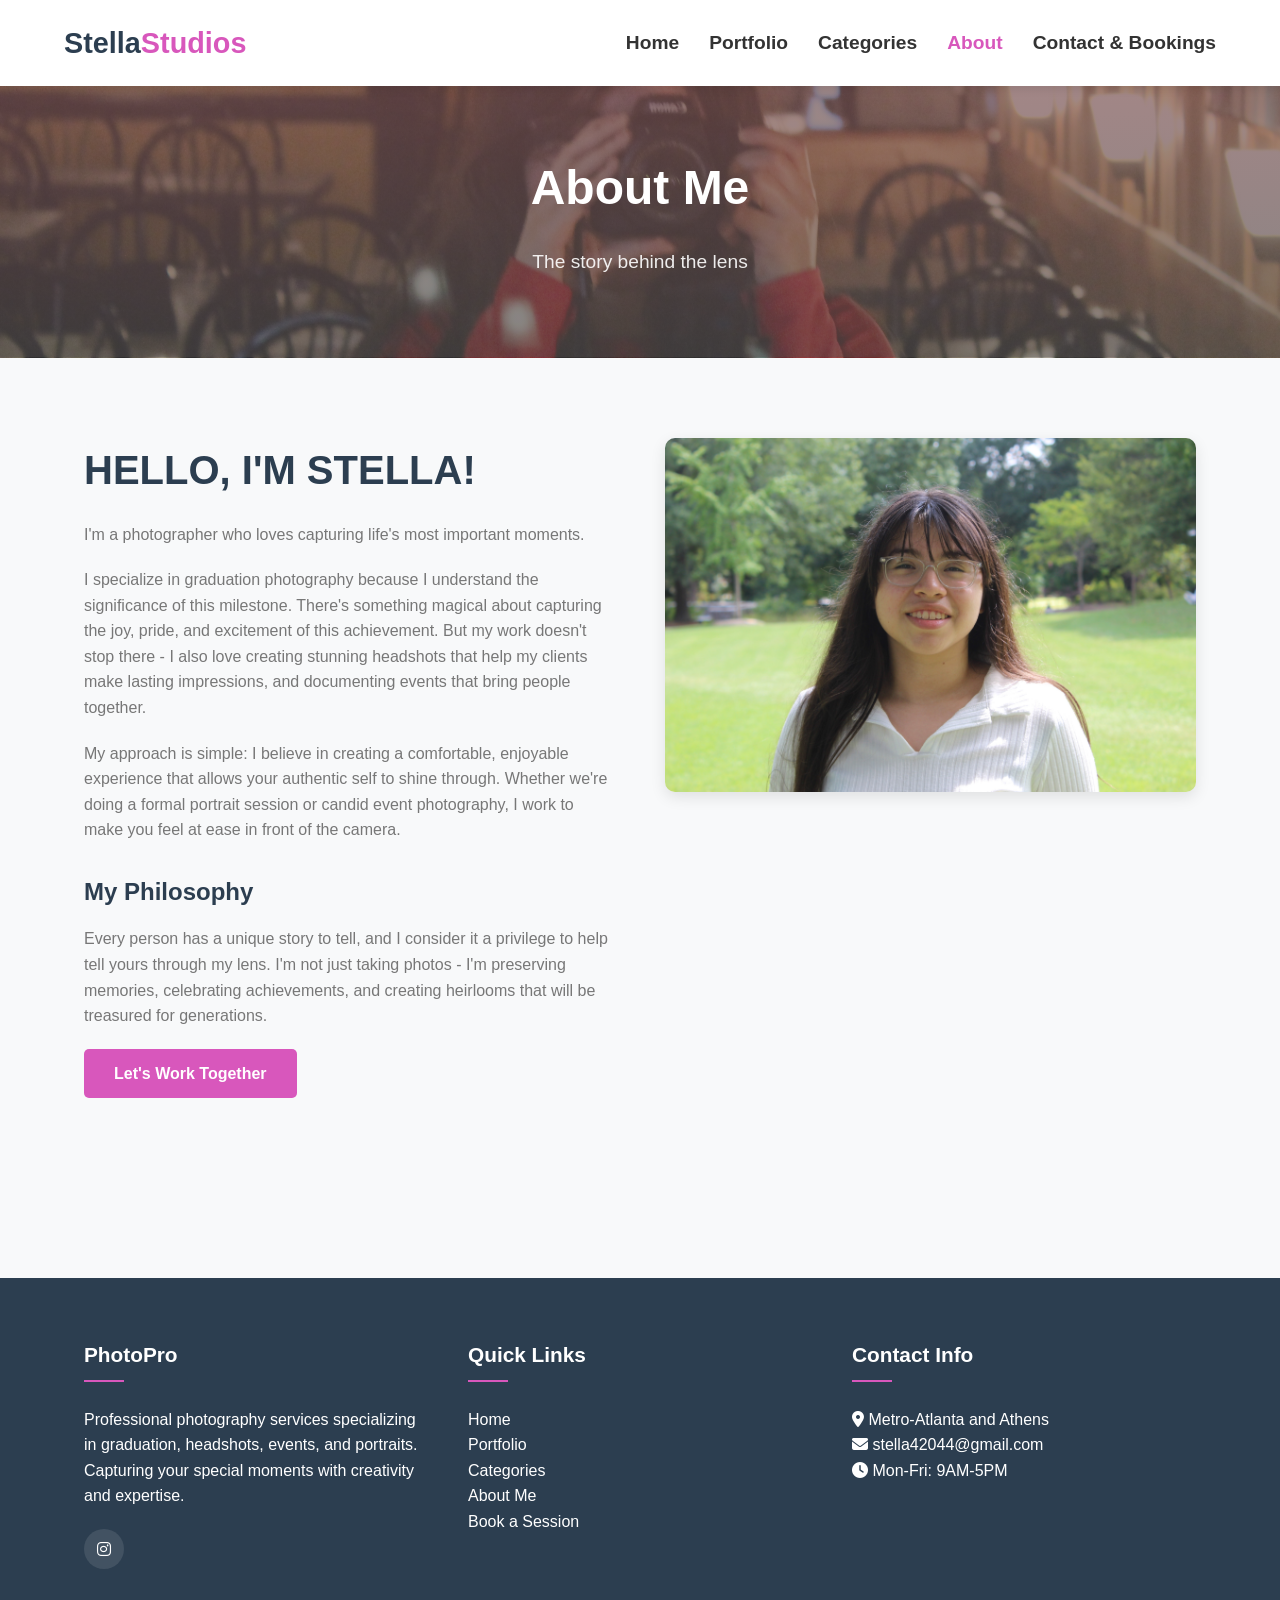
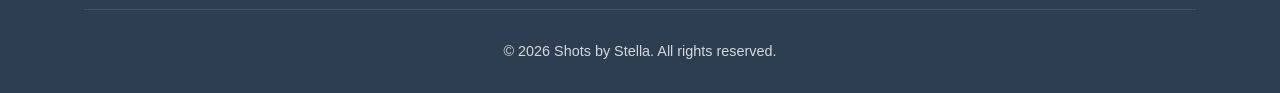
<file: about.html>
<!DOCTYPE html>
<html lang="en">
<head>
    <meta charset="UTF-8">
    <meta name="viewport" content="width=device-width, initial-scale=1.0">
    <title>About Me | PhotoPro</title>
    <link rel="stylesheet" href="https://cdnjs.cloudflare.com/ajax/libs/font-awesome/6.4.0/css/all.min.css">
    <link rel="stylesheet" href="css/style.css">
</head>
<body>
    <header>
        <div class="container header-container">
            <a href="index.html" class="logo">Stella<span>Studios</span></a>
            <div class="mobile-menu-btn">
                <i class="fas fa-bars"></i>
            </div>
            <nav>
                <ul>
                    <li><a href="index.html">Home</a></li>
                    <li><a href="portfolio.html">Portfolio</a></li>
                    <li><a href="categories.html">Categories</a></li>
                    <li><a href="about.html" class="active">About</a></li>
                    <li><a href="contact.html">Contact & Bookings</a></li>
                </ul>
            </nav>
        </div>
    </header>

    <main>
        <section class="page-header">
            <div class="container">
                <h1>About Me</h1>
                <p>The story behind the lens</p>
            </div>
        </section>

        <section class="about-section">
            <div class="container">
                <div class="about-content">
                    <div class="about-text">
                        <h2>HELLO, I'M STELLA!</h2>
                        <p>I'm a photographer who loves capturing life's most important moments.</p>
                        
                        <p>I specialize in graduation photography because I understand the significance of this milestone. There's something magical about capturing the joy, pride, and excitement of this achievement. But my work doesn't stop there - I also love creating stunning headshots that help my clients make lasting impressions, and documenting events that bring people together.</p>
                        
                        <p>My approach is simple: I believe in creating a comfortable, enjoyable experience that allows your authentic self to shine through. Whether we're doing a formal portrait session or candid event photography, I work to make you feel at ease in front of the camera.</p>
                        
                        <h3>My Philosophy</h3>
                        <p>Every person has a unique story to tell, and I consider it a privilege to help tell yours through my lens. I'm not just taking photos - I'm preserving memories, celebrating achievements, and creating heirlooms that will be treasured for generations.</p>
                        
                        <!-- <div class="about-stats">
                            <div class="stat">
                                <h4>500+</h4>
                                <p>Happy Clients</p>
                            </div> -->
                            <!-- <div class="stat">
                                <h4>8+</h4>
                                <p>Years Experience</p>
                            </div> -->
                            <!-- <div class="stat">
                                <h4>1000+</h4>
                                <p>Sessions Completed</p>
                            </div> -->
                        <!-- </div> -->
                        
                        <a href="contact.html" class="btn">Let's Work Together</a>
                    </div>
                    <div class="about-image">
                        <img src="images/headshot_boyd.JPG">
                    </div>
                </div>
            </div>
        </section>
    </main>

    <!-- Footer -->
    <footer>
        <div class="container">
            <div class="footer-content">
                <div class="footer-column">
                    <h3>PhotoPro</h3>
                    <p>Professional photography services specializing in graduation, headshots, events, and portraits. Capturing your special moments with creativity and expertise.</p>
                    <div class="social-links">
                        <a href="https://www.instagram.com/stella.rza/" target="_blank"><i class="fab fa-instagram"></i></a>
                        <!-- <a href="#"><i class="fab fa-facebook-f"></i></a> -->
                        <!-- <a href="#"><i class="fab fa-twitter"></i></a> -->
                        <!-- <a href="#"><i class="fab fa-pinterest-p"></i></a> -->
                    </div>
                </div>
                
                <div class="footer-column">
                    <h3>Quick Links</h3>
                    <ul>
                        <li><a href="index.html">Home</a></li>
                        <li><a href="portfolio.html">Portfolio</a></li>
                        <li><a href="categories.html">Categories</a></li>
                        <li><a href="about.html">About Me</a></li>
                        <li><a href="contact.html">Book a Session</a></li>
                    </ul>
                </div>
                
                <div class="footer-column">
                    <h3>Contact Info</h3>
                    <p><i class="fas fa-map-marker-alt"></i> Metro-Atlanta and Athens</p>
                    <!-- <p><i class="fas fa-phone"></i> (555) 123-4567</p> -->
                    <p><i class="fas fa-envelope"></i> stella42044@gmail.com</p>
                    <p><i class="fas fa-clock"></i> Mon-Fri: 9AM-5PM</p>
                </div>
            </div>
            
            <div class="copyright">
                <p>&copy; 2026 Shots by Stella. All rights reserved.</p>
            </div>
        </div>
    </footer>

    <script src="js/main.js"></script>
</body>
</html>
</file>
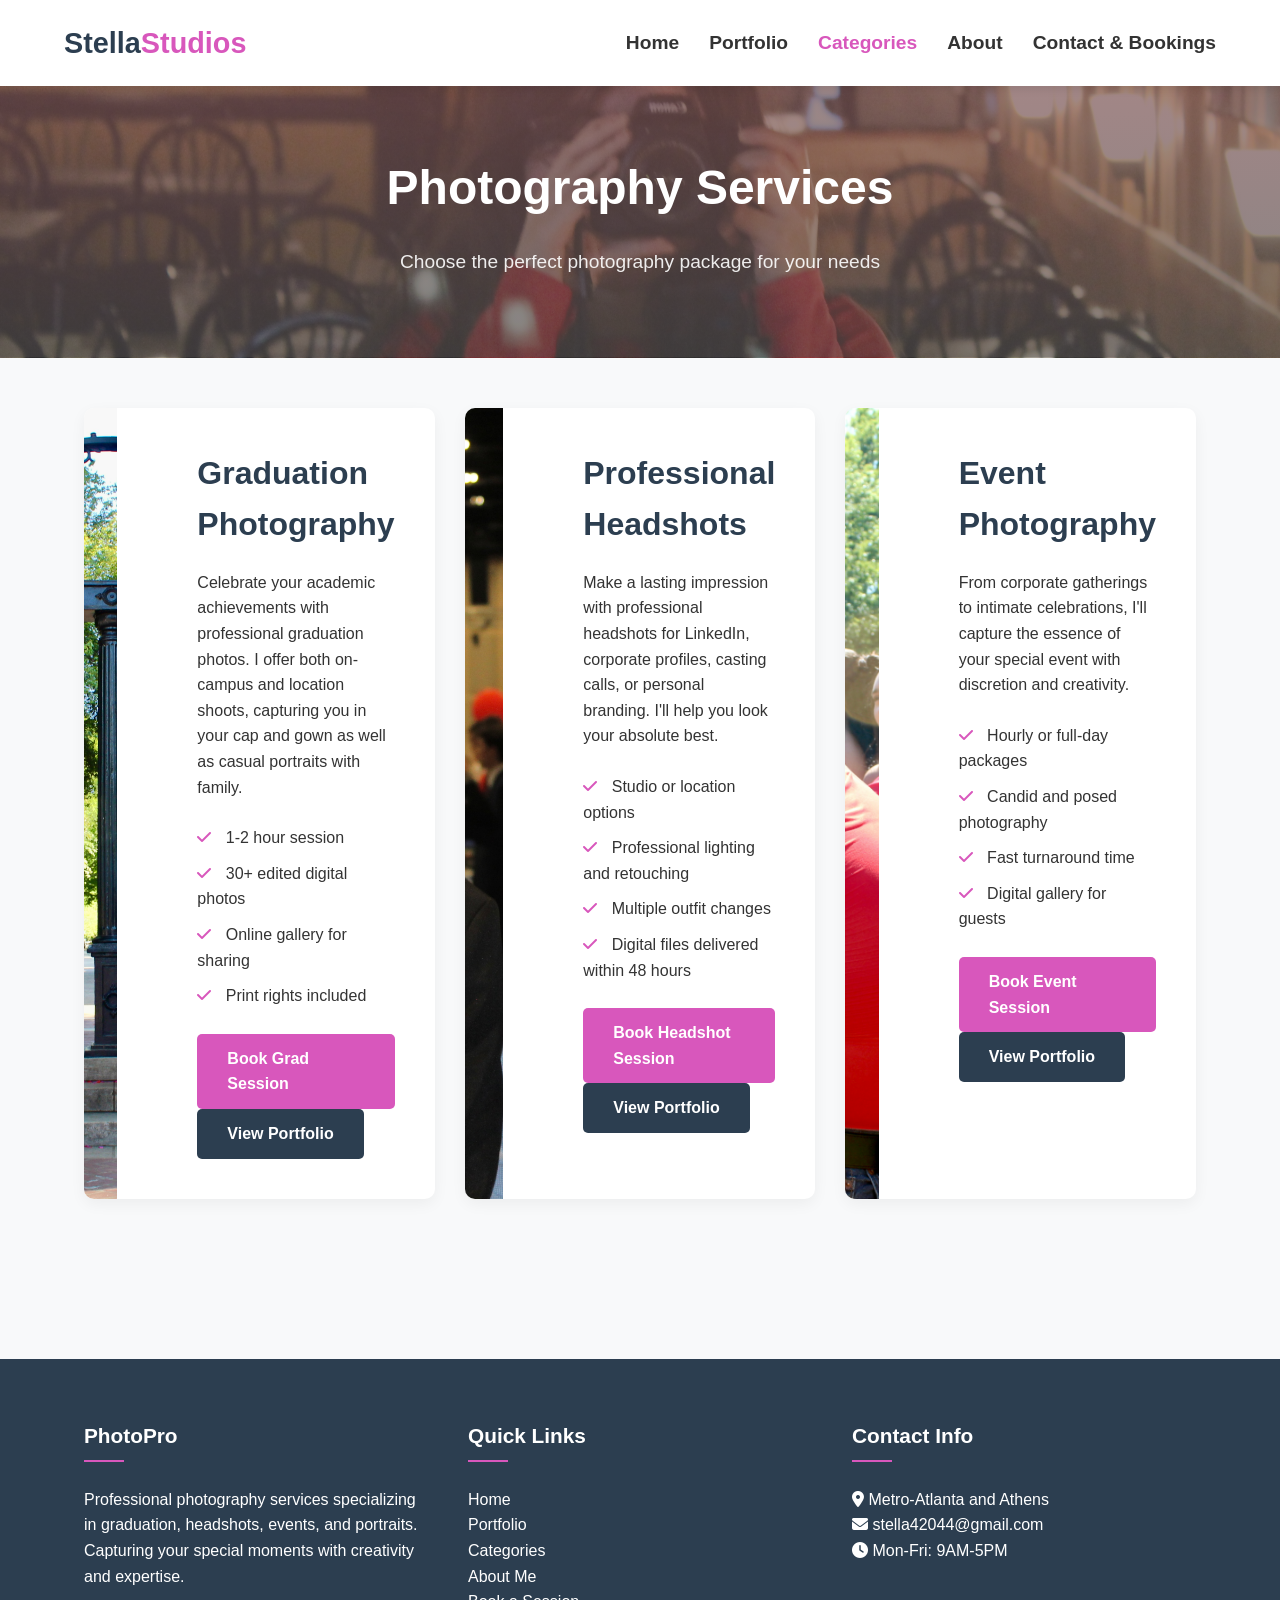
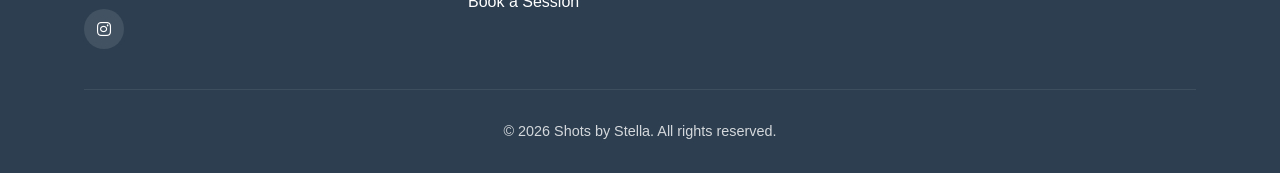
<file: categories.html>
<!DOCTYPE html>
<html lang="en">
<head>
    <meta charset="UTF-8">
    <meta name="viewport" content="width=device-width, initial-scale=1.0">
    <title>Categories | PhotoPro</title>
    <link rel="stylesheet" href="https://cdnjs.cloudflare.com/ajax/libs/font-awesome/6.4.0/css/all.min.css">
    <link rel="stylesheet" href="css/style.css">
</head>
<body>
    <header>
        <div class="container header-container">
            <a href="index.html" class="logo">Stella<span>Studios</span></a>
            <div class="mobile-menu-btn">
                <i class="fas fa-bars"></i>
            </div>
            <nav>
                <ul>
                    <li><a href="index.html">Home</a></li>
                    <li><a href="portfolio.html">Portfolio</a></li>
                    <li><a href="categories.html" class="active">Categories</a></li>
                    <li><a href="about.html">About</a></li>
                    <li><a href="contact.html">Contact & Bookings</a></li>
                </ul>
            </nav>
        </div>
    </header>

    <main>
        <section class="page-header">
            <div class="container">
                <h1>Photography Services</h1>
                <p>Choose the perfect photography package for your needs</p>
            </div>
        </section>

        <section class="categories-page">
            <div class="container">
                <div class="categories-grid">
                    <!-- Graduation Category Detail SUB PHOTO -->
                    <div class="category-detail-card">
                        <div class="category-detail-img">
                            <img src="images/gradduo.JPG" alt="Graduation Photography">
                        </div>
                        <div class="category-detail-content">
                            <h2>Graduation Photography</h2>
                            <p>Celebrate your academic achievements with professional graduation photos. I offer both on-campus and location shoots, capturing you in your cap and gown as well as casual portraits with family.</p>
                            <ul class="category-features">
                                <li><i class="fas fa-check"></i> 1-2 hour session</li>
                                <li><i class="fas fa-check"></i> 30+ edited digital photos</li>
                                <li><i class="fas fa-check"></i> Online gallery for sharing</li>
                                <li><i class="fas fa-check"></i> Print rights included</li>
                            </ul>
                            <a href="contact.html" class="btn">Book Grad Session</a>
                            <a href="graduation.html" class="btn btn-secondary">View Portfolio</a>
                        </div>
                    </div>

                    <!-- Headshots Category Detail SUB PHOTO-->
                    <div class="category-detail-card">
                        <div class="category-detail-img">
                            <img src="images/careerHeadshot.jpg" alt="Professional Headshots">
                        </div>
                        <div class="category-detail-content">
                            <h2>Professional Headshots</h2>
                            <p>Make a lasting impression with professional headshots for LinkedIn, corporate profiles, casting calls, or personal branding. I'll help you look your absolute best.</p>
                            <ul class="category-features">
                                <li><i class="fas fa-check"></i> Studio or location options</li>
                                <li><i class="fas fa-check"></i> Professional lighting and retouching</li>
                                <li><i class="fas fa-check"></i> Multiple outfit changes</li>
                                <li><i class="fas fa-check"></i> Digital files delivered within 48 hours</li>
                            </ul>
                            <a href="contact.html" class="btn">Book Headshot Session</a>
                            <a href="headshots.html" class="btn btn-secondary">View Portfolio</a>
                        </div>
                    </div>

                    <!-- Events Category Detail SUB PHOTO -->
                    <div class="category-detail-card">
                        <div class="category-detail-img">
                            <img src="images/eventField.jpg" alt="Event Photography">
                        </div>
                        <div class="category-detail-content">
                            <h2>Event Photography</h2>
                            <p>From corporate gatherings to intimate celebrations, I'll capture the essence of your special event with discretion and creativity.</p>
                            <ul class="category-features">
                                <li><i class="fas fa-check"></i> Hourly or full-day packages</li>
                                <li><i class="fas fa-check"></i> Candid and posed photography</li>
                                <li><i class="fas fa-check"></i> Fast turnaround time</li>
                                <li><i class="fas fa-check"></i> Digital gallery for guests</li>
                            </ul>
                            <a href="contact.html" class="btn">Book Event Session</a>
                            <a href="events.html" class="btn btn-secondary">View Portfolio</a>
                        </div>
                    </div>
                </div>
            </div>
        </section>
    </main>

    <!-- Footer -->
    <footer>
        <div class="container">
            <div class="footer-content">
                <div class="footer-column">
                    <h3>PhotoPro</h3>
                    <p>Professional photography services specializing in graduation, headshots, events, and portraits. Capturing your special moments with creativity and expertise.</p>
                    <div class="social-links">
                        <a href="https://www.instagram.com/stella.rza/" target="_blank"><i class="fab fa-instagram"></i></a>
                        <!-- <a href="#"><i class="fab fa-facebook-f"></i></a> -->
                        <!-- <a href="#"><i class="fab fa-twitter"></i></a> -->
                        <!-- <a href="#"><i class="fab fa-pinterest-p"></i></a> -->
                    </div>
                </div>
                
                <div class="footer-column">
                    <h3>Quick Links</h3>
                    <ul>
                        <li><a href="index.html">Home</a></li>
                        <li><a href="portfolio.html">Portfolio</a></li>
                        <li><a href="categories.html">Categories</a></li>
                        <li><a href="about.html">About Me</a></li>
                        <li><a href="contact.html">Book a Session</a></li>
                    </ul>
                </div>
                
                <div class="footer-column">
                    <h3>Contact Info</h3>
                    <p><i class="fas fa-map-marker-alt"></i> Metro-Atlanta and Athens</p>
                    <!-- <p><i class="fas fa-phone"></i> (555) 123-4567</p> -->
                    <p><i class="fas fa-envelope"></i> stella42044@gmail.com</p>
                    <p><i class="fas fa-clock"></i> Mon-Fri: 9AM-5PM</p>
                </div>
            </div>
            
            <div class="copyright">
                <p>&copy; 2026 Shots by Stella. All rights reserved.</p>
            </div>
        </div>
    </footer>

    <script src="js/main.js"></script>
</body>
</html>
</file>
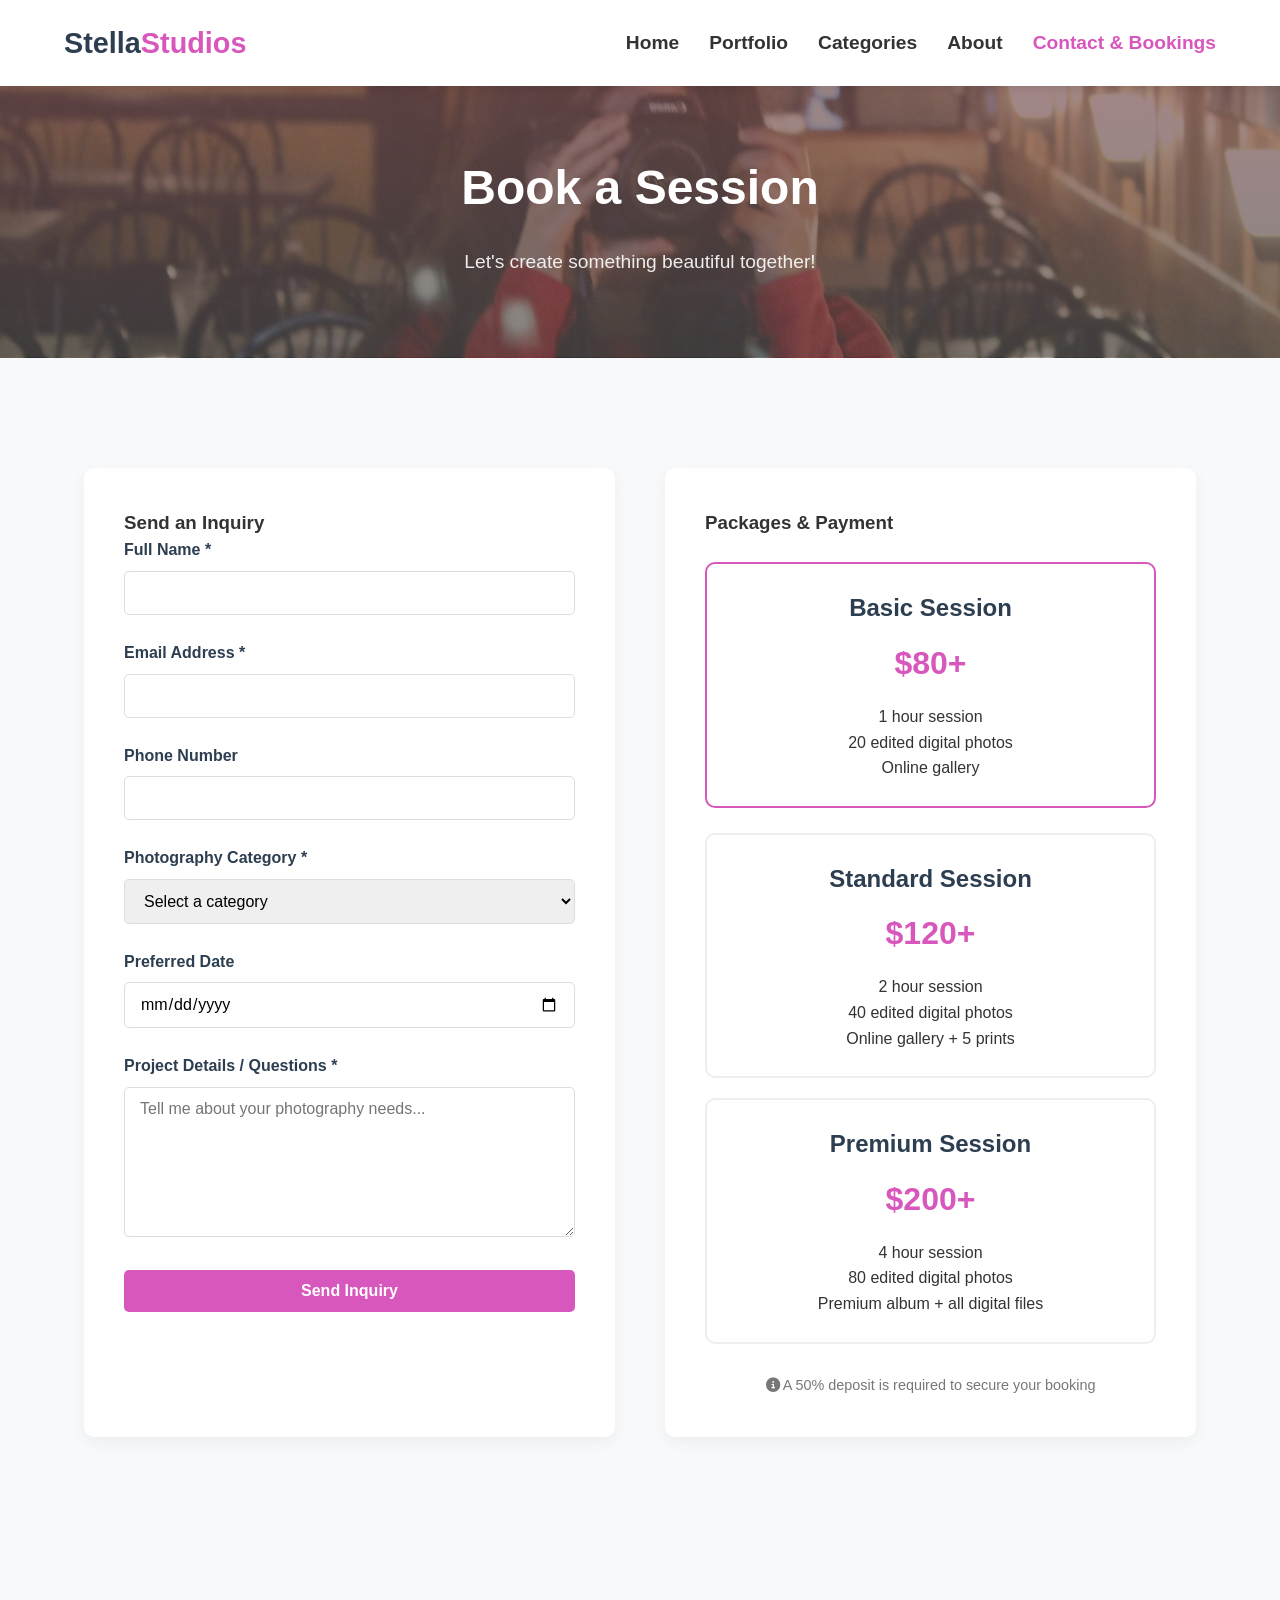
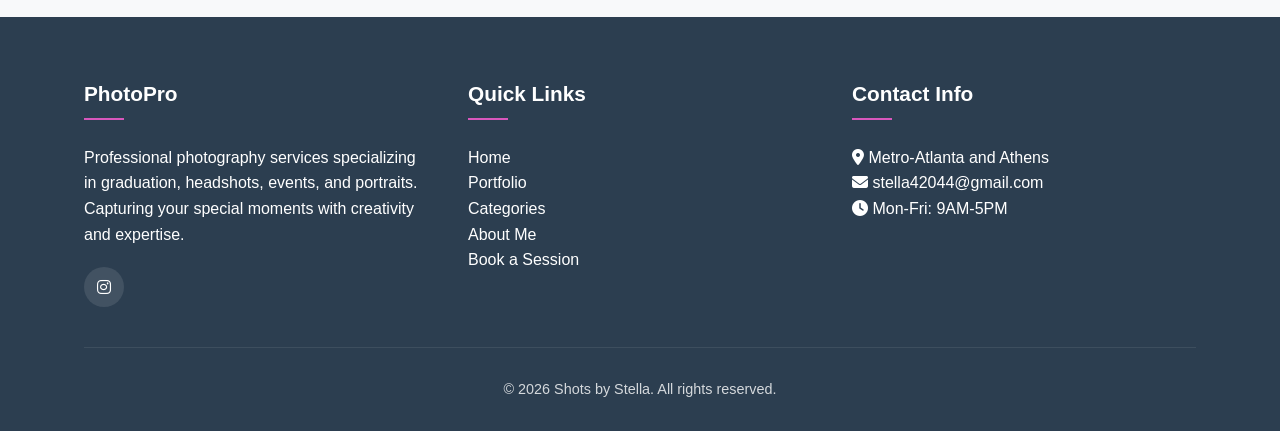
<file: contact.html>
<!DOCTYPE html>
<html lang="en">
<head>
    <meta charset="UTF-8">
    <meta name="viewport" content="width=device-width, initial-scale=1.0">
    <title>Book a Session | PhotoPro</title>
    <link rel="stylesheet" href="https://cdnjs.cloudflare.com/ajax/libs/font-awesome/6.4.0/css/all.min.css">
    <link rel="stylesheet" href="css/style.css">
</head>
<body>
    <header>
        <div class="container header-container">
            <a href="index.html" class="logo">Stella<span>Studios</span></a>
            <div class="mobile-menu-btn">
                <i class="fas fa-bars"></i>
            </div>
            <nav>
                <ul>
                    <li><a href="index.html">Home</a></li>
                    <li><a href="portfolio.html">Portfolio</a></li>
                    <li><a href="categories.html">Categories</a></li>
                    <li><a href="about.html">About</a></li>
                    <li><a href="contact.html" class="active">Contact & Bookings</a></li>
                </ul>
            </nav>
        </div>
    </header>

    <main>
        <section class="page-header">
            <div class="container">
                <h1>Book a Session</h1>
                <p>Let's create something beautiful together!</p>
            </div>
        </section>

        <section class="contact-page-section">
            <div class="container">
                <div class="contact-container">
                    <!-- Contact Form -->
                    <div class="contact-form-container">
                        <h3>Send an Inquiry</h3>
                        <form id="contactForm">
                            <div class="form-group">
                                <label for="name">Full Name *</label>
                                <input type="text" id="name" class="form-control" required>
                            </div>
                            
                            <div class="form-group">
                                <label for="email">Email Address *</label>
                                <input type="email" id="email" class="form-control" required>
                            </div>
                            
                            <div class="form-group">
                                <label for="phone">Phone Number</label>
                                <input type="tel" id="phone" class="form-control">
                            </div>
                            
                            <div class="form-group">
                                <label for="category">Photography Category *</label>
                                <select id="category" class="form-control" required>
                                    <option value="">Select a category</option>
                                    <option value="graduation">Graduation</option>
                                    <option value="headshots">Professional Headshots</option>
                                    <option value="events">Events</option>
                                    <option value="portraits">Portraits</option>
                                    <option value="family">Family</option>
                                    <option value="other">Other</option>
                                </select>
                            </div>
                            
                            <div class="form-group">
                                <label for="date">Preferred Date</label>
                                <input type="date" id="date" class="form-control">
                            </div>
                            
                            <div class="form-group">
                                <label for="message">Project Details / Questions *</label>
                                <textarea id="message" class="form-control" placeholder="Tell me about your photography needs..." required></textarea>
                            </div>
                            
                            <button type="submit" class="btn" style="width: 100%;">Send Inquiry</button>
                        </form>
                    </div>
                    
                    <!-- Payment & Packages -->
                    <div class="payment-container">
                        <h3>Packages & Payment</h3>
                        
                        <div class="package-options">
                            <div class="package-card selected" data-package="basic" data-price="299">
                                <h4 class="package-name">Basic Session</h4>
                                <div class="package-price">$80+</div>
                                <p>1 hour session</p>
                                <p>20 edited digital photos</p>
                                <p>Online gallery</p>
                            </div>
                            
                            <div class="package-card" data-package="standard" data-price="499">
                                <h4 class="package-name">Standard Session</h4>
                                <div class="package-price">$120+</div>
                                <p>2 hour session</p>
                                <p>40 edited digital photos</p>
                                <p>Online gallery + 5 prints</p>
                            </div>
                            
                            <div class="package-card" data-package="premium" data-price="799">
                                <h4 class="package-name">Premium Session</h4>
                                <div class="package-price">$200+</div>
                                <p>4 hour session</p>
                                <p>80 edited digital photos</p>
                                <p>Premium album + all digital files</p>
                            </div>
                        </div>
                        
                        <!-- <div class="form-group">
                            <label>Select Payment Method</label>
                            <div class="payment-options">
                                <div class="payment-option selected" data-method="paypal">
                                    <div class="payment-icon">
                                        <i class="fab fa-paypal"></i>
                                    </div>
                                    <div>PayPal</div>
                                </div>
                                
                                <div class="payment-option" data-method="card">
                                    <div class="payment-icon">
                                        <i class="far fa-credit-card"></i>
                                    </div>
                                    <div>Credit Card</div>
                                </div>
                                
                                <div class="payment-option" data-method="venmo">
                                    <div class="payment-icon">
                                        <i class="fas fa-money-bill-wave"></i>
                                    </div>
                                    <div>Venmo</div>
                                </div>
                            </div> -->
                        <!-- </div> -->
                        
                        <!-- <button class="btn" style="width: 100%; margin-top: 20px;" id="payButton">
                            <i class="fas fa-lock"></i> Secure Payment $499
                        </button> -->
                        
                        <p style="margin-top: 20px; font-size: 0.9rem; color: var(--text-light); text-align: center;">
                            <i class="fas fa-info-circle"></i> A 50% deposit is required to secure your booking
                        </p>
                    </div>
                </div>
            </div>
        </section>
    </main>

    <!-- Footer -->
    <footer>
        <div class="container">
            <div class="footer-content">
                <div class="footer-column">
                    <h3>PhotoPro</h3>
                    <p>Professional photography services specializing in graduation, headshots, events, and portraits. Capturing your special moments with creativity and expertise.</p>
                    <div class="social-links">
                        <a href="https://www.instagram.com/stella.rza/" target="_blank"><i class="fab fa-instagram"></i></a>
                        <!-- <a href="#"><i class="fab fa-facebook-f"></i></a> -->
                        <!-- <a href="#"><i class="fab fa-twitter"></i></a> -->
                        <!-- <a href="#"><i class="fab fa-pinterest-p"></i></a> -->
                    </div>
                </div>
                
                <div class="footer-column">
                    <h3>Quick Links</h3>
                    <ul>
                        <li><a href="index.html">Home</a></li>
                        <li><a href="portfolio.html">Portfolio</a></li>
                        <li><a href="categories.html">Categories</a></li>
                        <li><a href="about.html">About Me</a></li>
                        <li><a href="contact.html">Book a Session</a></li>
                    </ul>
                </div>
                
                <div class="footer-column">
                    <h3>Contact Info</h3>
                    <p><i class="fas fa-map-marker-alt"></i> Metro-Atlanta and Athens</p>
                    <!-- <p><i class="fas fa-phone"></i> (555) 123-4567</p> -->
                    <p><i class="fas fa-envelope"></i> stella42044@gmail.com</p>
                    <p><i class="fas fa-clock"></i> Mon-Fri: 9AM-5PM</p>
                </div>
            </div>
            
            <div class="copyright">
                <p>&copy; 2026 Shots by Stella. All rights reserved.</p>
            </div>
        </div>
    </footer>

    <script src="js/main.js"></script>
</body>
</html>
</file>
<file: css/style.css>
/* Reset and Base Styles */
* {
    margin: 0;
    padding: 0;
    box-sizing: border-box;
    font-family: 'Segoe UI', Tahoma, Geneva, Verdana, sans-serif;
}

:root {
    --primary-color: #2c3e50;
    --secondary-color: #d857bc;
    --accent-color: #3498db;
    --light-color: #f8f9fa;
    --dark-color: #2c3e50;
    --text-color: #333;
    --text-light: #777;
}

body {
    line-height: 1.6;
    color: var(--text-color);
    background-color: var(--light-color);
}

a {
    text-decoration: none;
    color: inherit;
}

ul {
    list-style: none;
}

.container {
    width: 90%;
    max-width: 1200px;
    margin: 0 auto;
    padding: 0 20px;
}

.section-title {
    text-align: center;
    font-size: 2.5rem;
    margin-bottom: 3rem;
    color: var(--primary-color);
    position: relative;
}

.section-title:after {
    content: '';
    position: absolute;
    width: 100px;
    height: 3px;
    background: var(--secondary-color);
    bottom: -10px;
    left: 50%;
    transform: translateX(-50%);
}

.btn {
    display: inline-block;
    padding: 12px 30px;
    background: var(--secondary-color);
    color: white;
    border-radius: 5px;
    font-weight: 600;
    transition: all 0.3s ease;
    border: none;
    cursor: pointer;
    font-size: 1rem;
}

.btn:hover {
    background: #7a194e;
    transform: translateY(-3px);
    box-shadow: 0 5px 15px rgba(0, 0, 0, 0.1);
}

.btn-secondary {
    background: var(--primary-color);
}

.btn-secondary:hover {
    background: #1a252f;
}

/* Header & Navigation */
header {
    background-color: white;
    box-shadow: 0 2px 10px rgba(0, 0, 0, 0.1);
    position: fixed;
    width: 100%;
    top: 0;
    z-index: 1000;
}

.header-container {
    display: flex;
    justify-content: space-between;
    align-items: center;
    padding: 20px 0;
}

.logo {
    font-size: 1.8rem;
    font-weight: 700;
    color: var(--primary-color);
}

.logo span {
    color: var(--secondary-color);
}

nav ul {
    display: flex;
    gap: 30px;
}

nav a {
    font-weight: 600;
    font-size: 1.2rem;
    transition: color 0.3s;
}

nav a:hover, nav a.active {
    color: var(--secondary-color);
}

.mobile-menu-btn {
    display: none;
    font-size: 1.5rem;
    cursor: pointer;
}

/* Page Header - SUB SELFIE PHOTO - fuck ass gradient confuses me */
.page-header {
    /* background: linear-gradient(rgba(198, 165, 165, 0), rgba(143, 122, 122, 0.7)), url('../images/mirror.JPG'); */
    background: linear-gradient(rgba(138, 87, 87, 0.7), rgba(85, 81, 81, 0.7)), url('../images/mirror.JPG');
    background-size: cover;
    background-position: center;
    color: white;
    text-align: center;
    padding: 150px 0 80px;
}

.page-header h1 {
    font-size: 3rem;
    margin-bottom: 20px;
}

.page-header p {
    font-size: 1.2rem;
    opacity: 0.9;
}

/* Hero Section SUB PHOTO SELFIE "header for index.html"*/
.hero {
    height: 100vh;
    background: linear-gradient(rgba(138, 87, 87, 0.7), rgba(27, 26, 26, 0.7)), url('../images/mirror.JPG');
    /* background: url('../images/mirror.JPG'); */
    background-size: cover;
    background-position: center;
    color: white;
    display: flex;
    align-items: center;
    text-align: center;
}

.hero-content {
    max-width: 800px;
    margin: 0 auto;
    padding-top: 80px;
}

.hero h1 {
    font-size: 3.5rem;
    margin-bottom: 20px;
    line-height: 1.2;
}

.hero p {
    font-size: 1.5rem;
    margin-bottom: 30px;
    opacity: 1.5;
}

/* Categories Section */
.categories {
    padding: 100px 0;
    background-color: white;
}

.categories-grid {
    display: grid;
    grid-template-columns: repeat(auto-fit, minmax(300px, 1fr));
    gap: 30px;
    margin-top: 50px;
}

.category-card {
    border-radius: 10px;
    overflow: hidden;
    box-shadow: 0 5px 15px rgba(0, 0, 0, 0.1);
    transition: transform 0.3s ease;
}

.category-card:hover {
    transform: translateY(-10px);
}

.category-img {
    height: 250px;
    background-size: cover;
    background-position: center;
}

.category-content {
    padding: 25px;
    background: white;
}

.category-title {
    font-size: 1.5rem;
    margin-bottom: 10px;
    color: var(--primary-color);
}

.category-description {
    color: var(--text-light);
    margin-bottom: 20px;
}



/* Portfolio Page */
.portfolio-filters {
    text-align: center;
    margin-bottom: 40px;
}

.filter-btn {
    padding: 10px 25px;
    margin: 0 10px;
    background: none;
    border: 2px solid var(--primary-color);
    cursor: pointer;
    border-radius: 5px;
    font-size: 1rem;
    transition: all 0.3s;
}

.filter-btn:hover, .filter-btn.active {
    background: var(--secondary-color);
    border-color: var(--secondary-color);
    color: white;
}

.portfolio-grid {
    display: grid;
    grid-template-columns: repeat(auto-fit, minmax(300px, 1fr));
    gap: 25px;
}

.portfolio-item {
    position: relative;
    overflow: hidden;
    border-radius: 10px;
    cursor: pointer;
}

.portfolio-item img {
    width: 100%;
    height: 300px;
    object-fit: cover;
    transition: transform 0.3s;
}

.portfolio-item:hover img {
    transform: scale(1.1);
}

/* Categories Page (Detailed) */
.category-detail-card {
    display: grid;
    grid-template-columns: 1fr 1fr;
    gap: 40px;
    margin-bottom: 60px;
    background: white;
    border-radius: 10px;
    overflow: hidden;
    box-shadow: 0 5px 15px rgba(0, 0, 0, 0.05);
}

.category-detail-img img {
    width: 100%;
    height: 100%;
    object-fit: cover;
}


.category-detail-content {
    padding: 40px;
}

.category-detail-content h2 {
    font-size: 2rem;
    margin-bottom: 20px;
    color: var(--primary-color);
}

.category-features {
    margin: 25px 0;
}

.category-features li {
    margin-bottom: 10px;
}

.category-features i {
    color: var(--secondary-color);
    margin-right: 10px;
}

/* About Page */
.about-section {
    padding: 80px 0;
}

.about-content {
    display: grid;
    grid-template-columns: 1fr 1fr;
    gap: 50px;
    align-items: start;
}

.about-text h2 {
    font-size: 2.5rem;
    margin-bottom: 20px;
    color: var(--primary-color);
}

.about-text h3 {
    font-size: 1.5rem;
    margin: 30px 0 15px;
    color: var(--primary-color);
}

.about-text p {
    margin-bottom: 20px;
    color: var(--text-light);
}

.about-stats {
    display: grid;
    grid-template-columns: repeat(3, 1fr);
    gap: 20px;
    margin: 40px 0;
    text-align: center;
}

.stat h4 {
    font-size: 2rem;
    color: var(--secondary-color);
    margin-bottom: 10px;
}

.about-image img {
    width: 100%;
    border-radius: 10px;
    box-shadow: 0 5px 15px rgba(0, 0, 0, 0.1);
}

/* Contact Page */
.contact-page-section {
    padding: 80px 0;
}

.contact-container {
    display: grid;
    grid-template-columns: repeat(auto-fit, minmax(300px, 1fr));
    gap: 50px;
    margin-top: 30px;
}

.contact-form-container, .payment-container {
    background: white;
    padding: 40px;
    border-radius: 10px;
    box-shadow: 0 5px 15px rgba(0, 0, 0, 0.05);
}

.form-group {
    margin-bottom: 25px;
}

.form-group label {
    display: block;
    margin-bottom: 8px;
    font-weight: 600;
    color: var(--primary-color);
}

.form-control {
    width: 100%;
    padding: 12px 15px;
    border: 1px solid #ddd;
    border-radius: 5px;
    font-size: 1rem;
    transition: border 0.3s;
}

.form-control:focus {
    border-color: var(--accent-color);
    outline: none;
}

textarea.form-control {
    min-height: 150px;
    resize: vertical;
}

.payment-options {
    display: flex;
    gap: 15px;
    margin-top: 20px;
    flex-wrap: wrap;
}

.payment-option {
    flex: 1;
    min-width: 120px;
    text-align: center;
    padding: 15px;
    border: 2px solid #eee;
    border-radius: 8px;
    cursor: pointer;
    transition: all 0.3s;
}

.payment-option:hover, .payment-option.selected {
    border-color: var(--accent-color);
    background-color: #f0f8ff;
}

.payment-icon {
    font-size: 2rem;
    margin-bottom: 10px;
    color: var(--primary-color);
}

.package-options {
    display: grid;
    grid-template-columns: repeat(auto-fit, minmax(250px, 1fr));
    gap: 20px;
    margin: 30px 0;
}

.package-card {
    border: 2px solid #eee;
    border-radius: 10px;
    padding: 25px;
    text-align: center;
    transition: all 0.3s;
    cursor: pointer;
}

.package-card:hover, .package-card.selected {
    border-color: var(--secondary-color);
    transform: translateY(-5px);
}

.package-name {
    font-size: 1.5rem;
    color: var(--primary-color);
    margin-bottom: 10px;
}

.package-price {
    font-size: 2rem;
    font-weight: 700;
    color: var(--secondary-color);
    margin-bottom: 15px;
}

/* Category Portfolio Page */
.category-portfolio {
    padding: 80px 0;
}

.category-info {
    text-align: center;
    max-width: 800px;
    margin: 0 auto 50px;
    font-size: 1.1rem;
    color: var(--text-light);
}

/* Footer */
footer {
    background-color: var(--primary-color);
    color: white;
    padding: 60px 0 30px;
    margin-top: 100px;
}

.footer-content {
    display: grid;
    grid-template-columns: repeat(auto-fit, minmax(250px, 1fr));
    gap: 40px;
    margin-bottom: 40px;
}

.footer-column h3 {
    font-size: 1.3rem;
    margin-bottom: 25px;
    position: relative;
    padding-bottom: 10px;
}

.footer-column h3:after {
    content: '';
    position: absolute;
    width: 40px;
    height: 2px;
    background: var(--secondary-color);
    bottom: 0;
    left: 0;
}

.social-links {
    display: flex;
    gap: 15px;
    margin-top: 20px;
}

.social-links a {
    display: flex;
    align-items: center;
    justify-content: center;
    width: 40px;
    height: 40px;
    background: rgba(255, 255, 255, 0.1);
    border-radius: 50%;
    transition: all 0.3s;
}

.social-links a:hover {
    background: var(--secondary-color);
    transform: translateY(-5px);
}

.copyright {
    text-align: center;
    padding-top: 30px;
    border-top: 1px solid rgba(255, 255, 255, 0.1);
    font-size: 0.9rem;
    opacity: 0.8;
}

/* Responsive Design */
@media (max-width: 992px) {
    .hero h1, .page-header h1 {
        font-size: 2.8rem;
    }
    
    .section-title {
        font-size: 2.2rem;
    }
    
    .about-content, .category-detail-card {
        grid-template-columns: 1fr;
    }
}

@media (max-width: 768px) {
    .mobile-menu-btn {
        display: block;
    }
    
    nav ul {
        position: fixed;
        top: 80px;
        left: 0;
        width: 100%;
        background: white;
        flex-direction: column;
        align-items: center;
        padding: 20px 0;
        box-shadow: 0 5px 10px rgba(0, 0, 0, 0.1);
        transform: translateY(-100%);
        opacity: 0;
        transition: all 0.3s ease;
        z-index: 999;
    }
    
    nav ul.active {
        transform: translateY(0);
        opacity: 1;
    }
    
    .hero h1, .page-header h1 {
        font-size: 2.2rem;
    }
    
    .contact-container {
        grid-template-columns: 1fr;
    }
    
    .portfolio-filters {
        display: flex;
        flex-wrap: wrap;
        justify-content: center;
        gap: 10px;
    }
    
    .filter-btn {
        margin: 5px;
    }
}

@media (max-width: 576px) {
    .hero h1, .page-header h1 {
        font-size: 1.8rem;
    }
    
    .section-title {
        font-size: 1.8rem;
    }
    
    .category-detail-content {
        padding: 25px;
    }
    
    .about-stats {
        grid-template-columns: 1fr;
        gap: 15px;
    }
    
    .contact-form-container, .payment-container {
        padding: 25px;
    }
}
</file>
